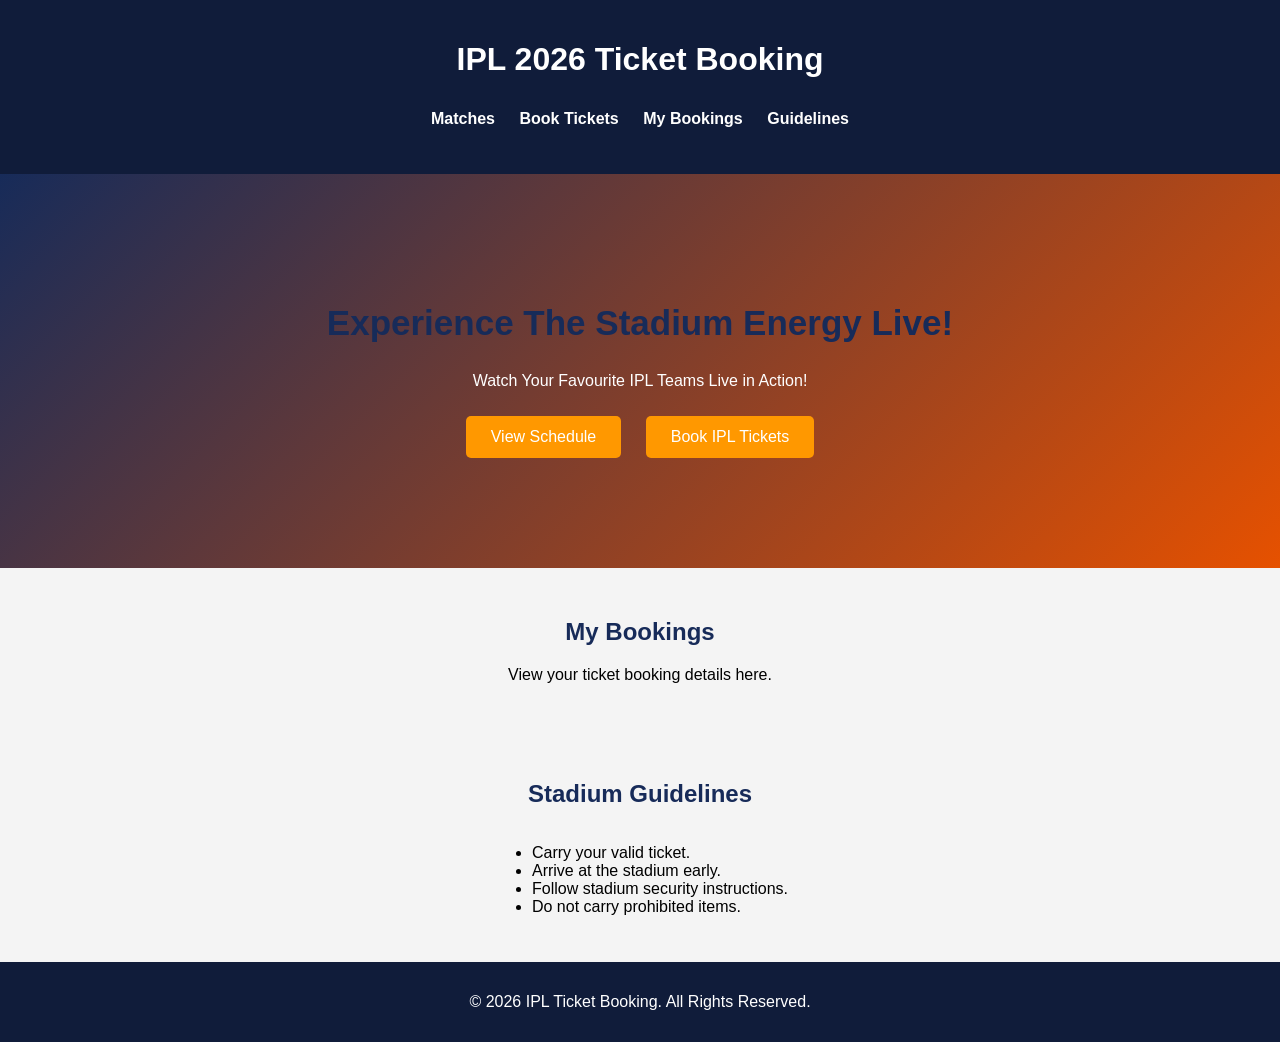
<file: index.html>
<!DOCTYPE html>
<html lang="en">

<head>
    <meta charset="UTF-8">
    <meta name="viewport" content="width=device-width, initial-scale=1.0">

    <title>IPL 2026 Ticket Booking</title>

    <style>
        body {
            margin: 0;
            font-family: Arial, sans-serif;
            background-color: #f4f4f4;
        }

        header {
            background-color: #101c3a;
            color: white;
            padding: 20px;
            text-align: center;
        }

        nav ul {
            list-style: none;
            padding: 0;
        }

        nav ul li {
            display: inline-block;
            margin: 10px;
        }

        nav a {
            color: white;
            text-decoration: none;
            font-weight: bold;
        }

        nav a:hover {
            color: orange;
        }

        .hero {
            background: linear-gradient(135deg, #172b59, #e65100);
            color: white;
            text-align: center;
            padding: 100px 20px;
        }

        .hero h2 {
            font-size: 35px;
        }

        button {
            background-color: #ff9800;
            color: white;
            border: none;
            padding: 12px 25px;
            margin: 10px;
            border-radius: 5px;
            cursor: pointer;
            font-size: 16px;
        }

        button:hover {
            background-color: #e65100;
        }

        section {
            padding: 30px;
            text-align: center;
        }

        section h2 {
            color: #172b59;
        }

        #guidelines ul {
            display: inline-block;
            text-align: left;
        }

        footer {
            background-color: #101c3a;
            color: white;
            text-align: center;
            padding: 15px;
        }
    </style>

</head>

<body>

    <header>

        <h1>IPL 2026 Ticket Booking</h1>

        <nav>
            <ul>
                <li><a href="#matches">Matches</a></li>
                <li><a href="booking.html">Book Tickets</a></li>
                <li><a href="#mybookings">My Bookings</a></li>
                <li><a href="#guidelines">Guidelines</a></li>
            </ul>
        </nav>

    </header>

    <main>

        <section class="hero" id="matches">

            <h2>Experience The Stadium Energy Live!</h2>

            <p>Watch Your Favourite IPL Teams Live in Action!</p>

            <button onclick="location.href='#matches'">
                View Schedule
            </button>

            <a href="booking.html">
                <button>Book IPL Tickets</button>
            </a>

        </section>

        <section id="mybookings">

            <h2>My Bookings</h2>

            <p>View your ticket booking details here.</p>

        </section>

        <section id="guidelines">

            <h2>Stadium Guidelines</h2>

            <ul>
                <li>Carry your valid ticket.</li>
                <li>Arrive at the stadium early.</li>
                <li>Follow stadium security instructions.</li>
                <li>Do not carry prohibited items.</li>
            </ul>

        </section>

    </main>

    <footer>

        <p>&copy; 2026 IPL Ticket Booking. All Rights Reserved.</p>

    </footer>

</body>
</html>
</file>
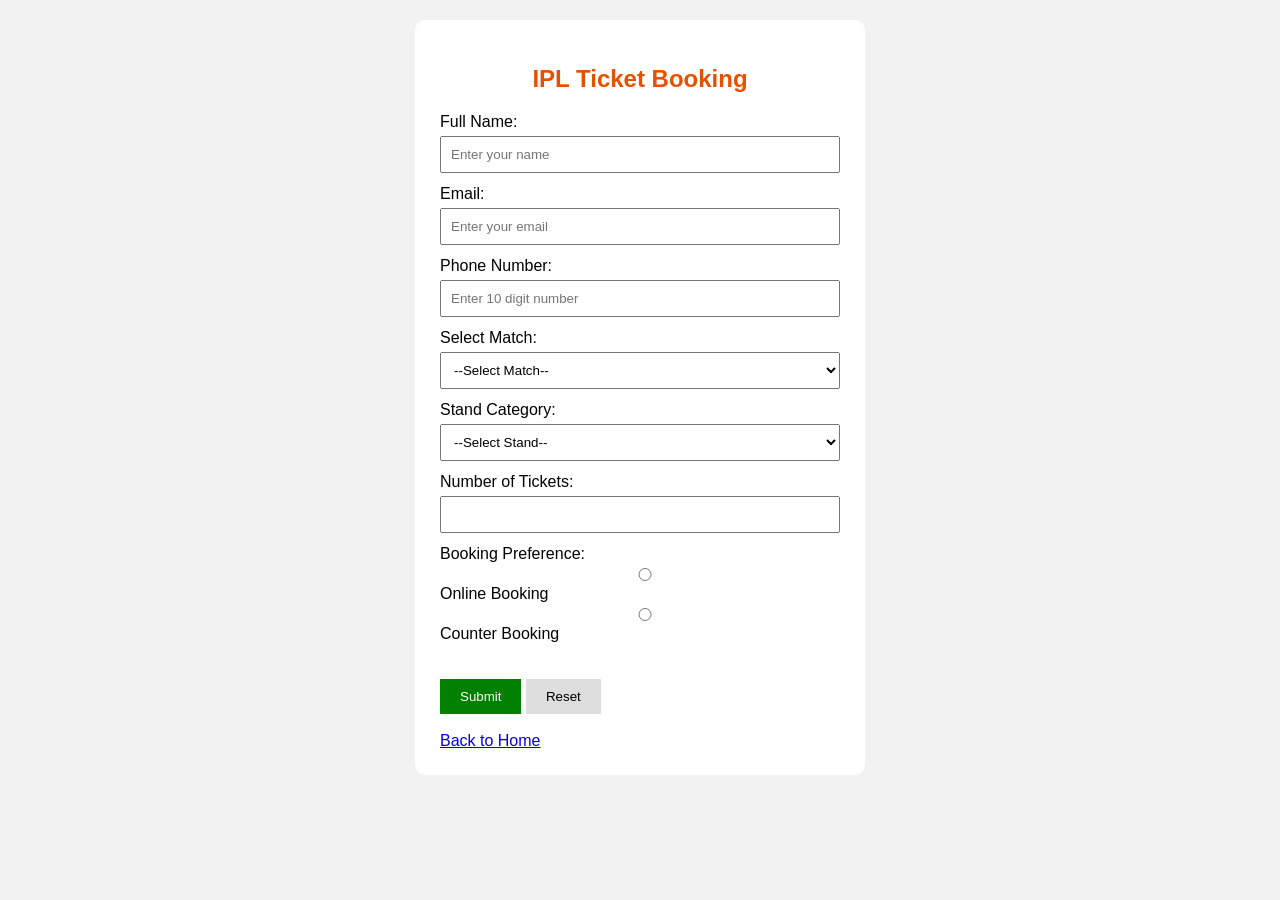
<file: booking.html>
<!DOCTYPE html>
<html>
<head>
    <title>IPL Ticket Booking</title>
    <style>
        body {
            font-family: Arial, sans-serif;
            background-color: #f2f2f2;
            margin: 0;
            padding: 20px;
        }

        .container {
            width: 400px;
            margin: auto;
            background: white;
            padding: 25px;
            border-radius: 10px;
        }

        h2 {
            text-align: center;
            color: #e65100;
        }

        label {
            display: block;
            margin-top: 12px;
        }

        input, select {
            width: 100%;
            padding: 9px;
            margin-top: 5px;
            box-sizing: border-box;
        }

        button {
            padding: 10px 20px;
            margin-top: 18px;
            cursor: pointer;
        }

        .submit {
            background: green;
            color: white;
            border: none;
        }

        .reset {
            background: #ddd;
            border: none;
        }
    </style>
</head>

<body>

<div class="container">

    <h2>IPL Ticket Booking</h2>

    <form action="#" method="get">

        <label>Full Name:</label>
        <input type="text" name="name"
        placeholder="Enter your name"
        minlength="3" maxlength="30" required>

        <label>Email:</label>
        <input type="email" name="email"
        placeholder="Enter your email" required>

        <label>Phone Number:</label>
        <input type="tel" name="phone"
        placeholder="Enter 10 digit number"
        pattern="[0-9]{10}"
        maxlength="10" required>

        <label>Select Match:</label>
        <select name="match" required>
            <option value="">--Select Match--</option>
            <option>RCB vs CSK</option>
            <option>MI vs KKR</option>
            <option>RCB vs MI</option>
            <option>CSK vs SRH</option>
        </select>

        <label>Stand Category:</label>
        <select name="stand" required>
            <option value="">--Select Stand--</option>
            <option>General Stand</option>
            <option>Premium Stand</option>
            <option>VIP Stand</option>
        </select>

        <label>Number of Tickets:</label>
        <input type="number" name="tickets"
        min="1" max="10" required>

        <label>Booking Preference:</label>
        <input type="radio" name="preference"
        value="Online" required> Online Booking

        <input type="radio" name="preference"
        value="Counter"> Counter Booking

        <br><br>

        <button type="submit" class="submit">
            Submit
        </button>

        <button type="reset" class="reset">
            Reset
        </button>

    </form>

    <br>
    <a href="index.html">Back to Home</a>

</div>

</body>
</html>
</file>
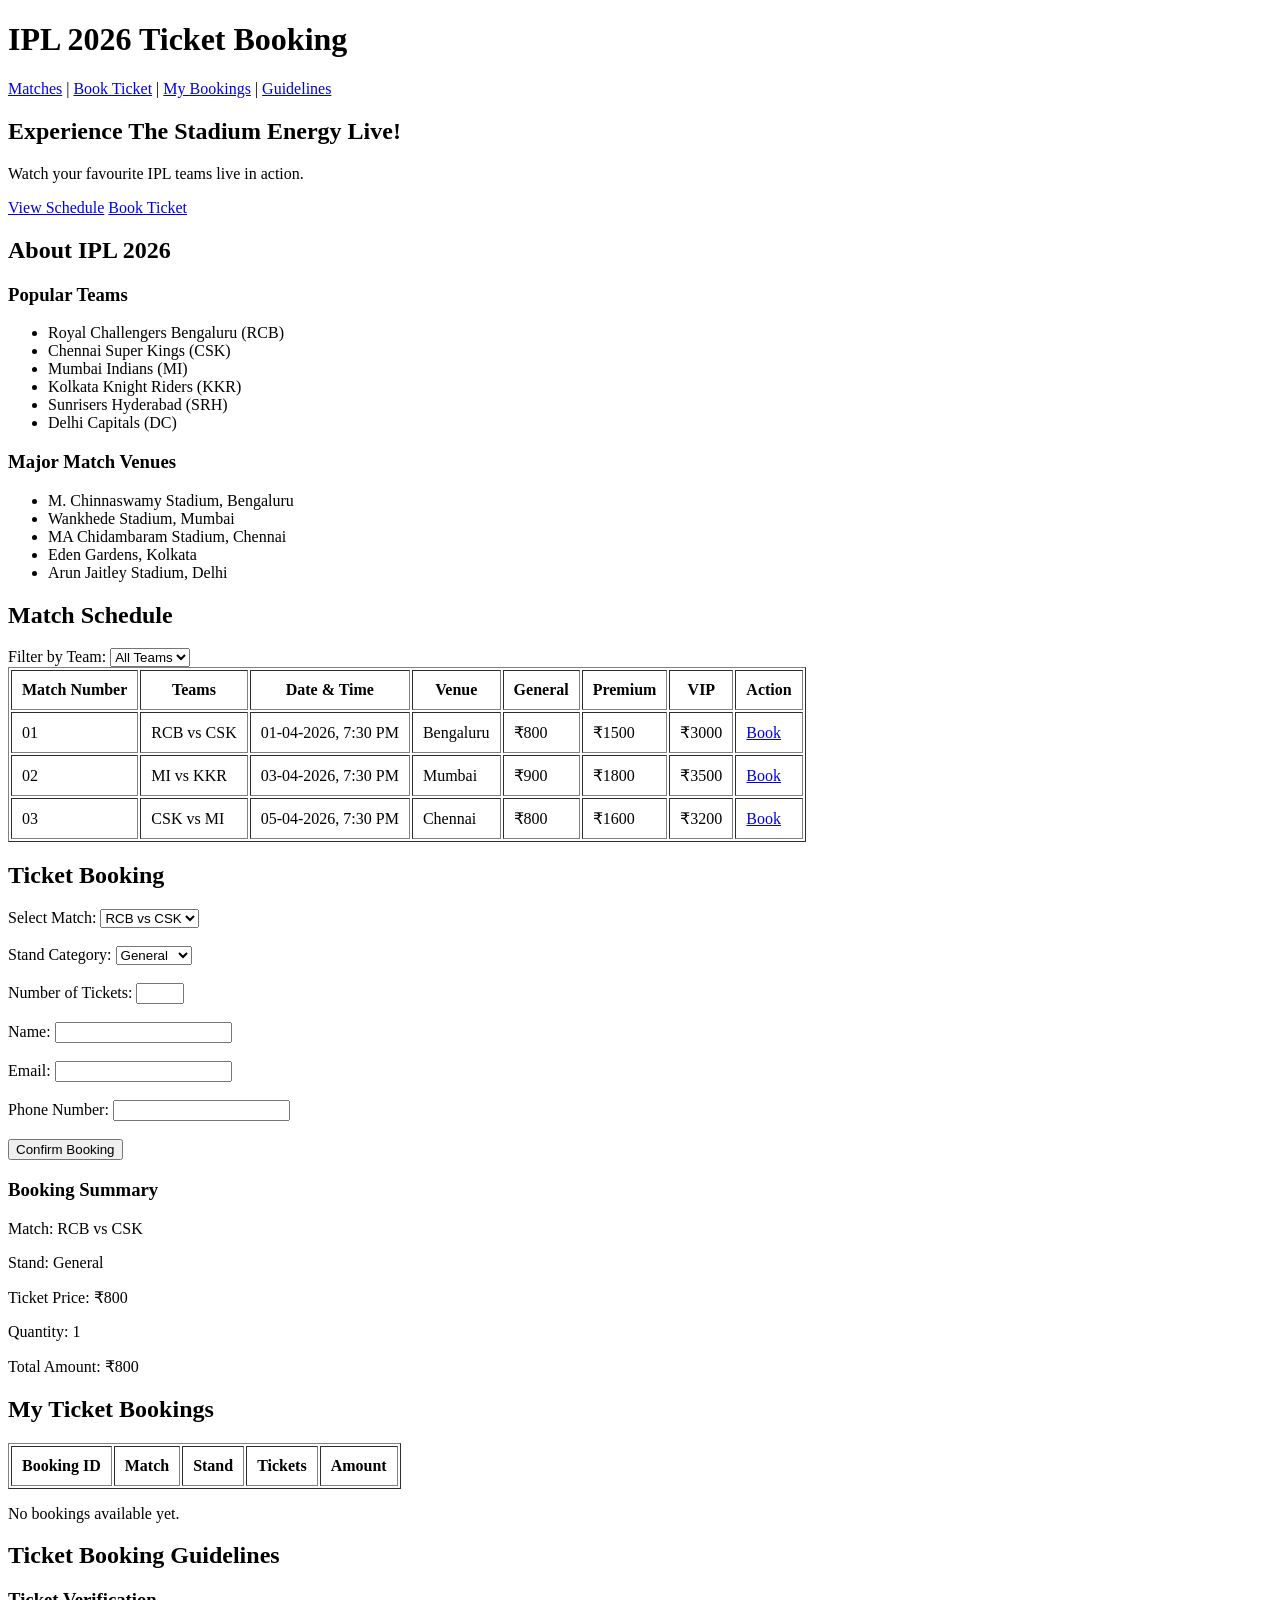
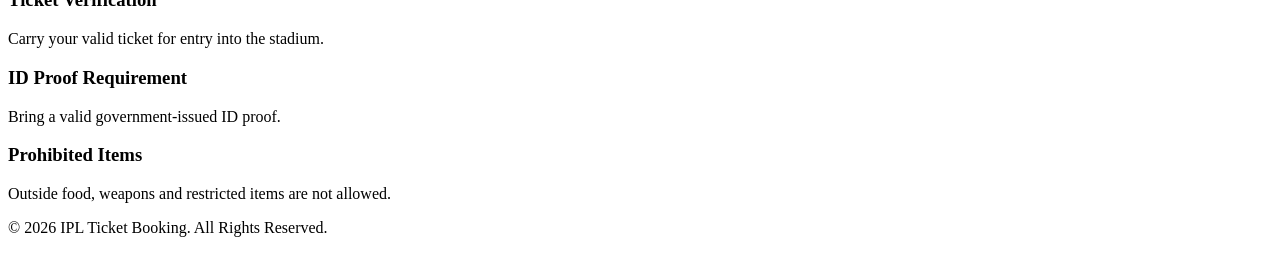
<file: ipl.html>
<!DOCTYPE html>
<html lang="en">
<head>
    <meta charset="UTF-8">
    <meta name="viewport" content="width=device-width, initial-scale=1.0">
    <title>IPL 2026 Ticket Booking</title>
</head>

<body>

    <!-- Navigation Bar -->
    <header>
        <h1>IPL 2026 Ticket Booking</h1>

        <nav>
            <a href="#matches">Matches</a> |
            <a href="#booking">Book Ticket</a> |
            <a href="#mybookings">My Bookings</a> |
            <a href="#guidelines">Guidelines</a>
        </nav>
    </header>

    <!-- Hero Section -->
    <section>
        <h2>Experience The Stadium Energy Live!</h2>
        <p>Watch your favourite IPL teams live in action.</p>

        <a href="#matches">View Schedule</a>
        <a href="#booking">Book Ticket</a>
    </section>

    <!-- About IPL -->
    <section id="about">
        <h2>About IPL 2026</h2>

        <h3>Popular Teams</h3>
        <ul>
            <li>Royal Challengers Bengaluru (RCB)</li>
            <li>Chennai Super Kings (CSK)</li>
            <li>Mumbai Indians (MI)</li>
            <li>Kolkata Knight Riders (KKR)</li>
            <li>Sunrisers Hyderabad (SRH)</li>
            <li>Delhi Capitals (DC)</li>
        </ul>

        <h3>Major Match Venues</h3>
        <ul>
            <li>M. Chinnaswamy Stadium, Bengaluru</li>
            <li>Wankhede Stadium, Mumbai</li>
            <li>MA Chidambaram Stadium, Chennai</li>
            <li>Eden Gardens, Kolkata</li>
            <li>Arun Jaitley Stadium, Delhi</li>
        </ul>
    </section>

    <!-- Match Schedule -->
    <section id="matches">
        <h2>Match Schedule</h2>

        <label for="teamFilter">Filter by Team:</label>
        <select id="teamFilter">
            <option value="all">All Teams</option>
            <option value="RCB">RCB</option>
            <option value="CSK">CSK</option>
            <option value="MI">MI</option>
            <option value="KKR">KKR</option>
        </select>

        <table border="1" cellpadding="10">
            <thead>
                <tr>
                    <th>Match Number</th>
                    <th>Teams</th>
                    <th>Date & Time</th>
                    <th>Venue</th>
                    <th>General</th>
                    <th>Premium</th>
                    <th>VIP</th>
                    <th>Action</th>
                </tr>
            </thead>

            <tbody>
                <tr>
                    <td>01</td>
                    <td>RCB vs CSK</td>
                    <td>01-04-2026, 7:30 PM</td>
                    <td>Bengaluru</td>
                    <td>₹800</td>
                    <td>₹1500</td>
                    <td>₹3000</td>
                    <td><a href="#booking">Book</a></td>
                </tr>

                <tr>
                    <td>02</td>
                    <td>MI vs KKR</td>
                    <td>03-04-2026, 7:30 PM</td>
                    <td>Mumbai</td>
                    <td>₹900</td>
                    <td>₹1800</td>
                    <td>₹3500</td>
                    <td><a href="#booking">Book</a></td>
                </tr>

                <tr>
                    <td>03</td>
                    <td>CSK vs MI</td>
                    <td>05-04-2026, 7:30 PM</td>
                    <td>Chennai</td>
                    <td>₹800</td>
                    <td>₹1600</td>
                    <td>₹3200</td>
                    <td><a href="#booking">Book</a></td>
                </tr>
            </tbody>
        </table>
    </section>

    <!-- Ticket Booking Form -->
    <section id="booking">
        <h2>Ticket Booking</h2>

        <form>
            <label for="match">Select Match:</label>
            <select id="match" name="match">
                <option>RCB vs CSK</option>
                <option>MI vs KKR</option>
                <option>CSK vs MI</option>
            </select>

            <br><br>

            <label for="stand">Stand Category:</label>
            <select id="stand" name="stand">
                <option>General</option>
                <option>Premium</option>
                <option>VIP</option>
            </select>

            <br><br>

            <label for="quantity">Number of Tickets:</label>
            <input type="number" id="quantity"
                   name="quantity" min="1" max="10">

            <br><br>

            <label for="name">Name:</label>
            <input type="text" id="name" name="name">

            <br><br>

            <label for="email">Email:</label>
            <input type="email" id="email" name="email">

            <br><br>

            <label for="phone">Phone Number:</label>
            <input type="tel" id="phone" name="phone">

            <br><br>

            <button type="submit">Confirm Booking</button>
        </form>

        <!-- Booking Summary -->
        <aside>
            <h3>Booking Summary</h3>
            <p>Match: RCB vs CSK</p>
            <p>Stand: General</p>
            <p>Ticket Price: ₹800</p>
            <p>Quantity: 1</p>
            <p>Total Amount: ₹800</p>
        </aside>
    </section>

    <!-- My Bookings -->
    <section id="mybookings">
        <h2>My Ticket Bookings</h2>

        <table border="1" cellpadding="10">
            <tr>
                <th>Booking ID</th>
                <th>Match</th>
                <th>Stand</th>
                <th>Tickets</th>
                <th>Amount</th>
            </tr>
        </table>

        <p>No bookings available yet.</p>
    </section>

    <!-- Guidelines -->
    <section id="guidelines">
        <h2>Ticket Booking Guidelines</h2>

        <article>
            <h3>Ticket Verification</h3>
            <p>Carry your valid ticket for entry into the stadium.</p>
        </article>

        <article>
            <h3>ID Proof Requirement</h3>
            <p>Bring a valid government-issued ID proof.</p>
        </article>

        <article>
            <h3>Prohibited Items</h3>
            <p>Outside food, weapons and restricted items are not allowed.</p>
        </article>
    </section>

    <!-- Footer -->
    <footer>
        <p>&copy; 2026 IPL Ticket Booking. All Rights Reserved.</p>
    </footer>

</body>
</html>
</file>
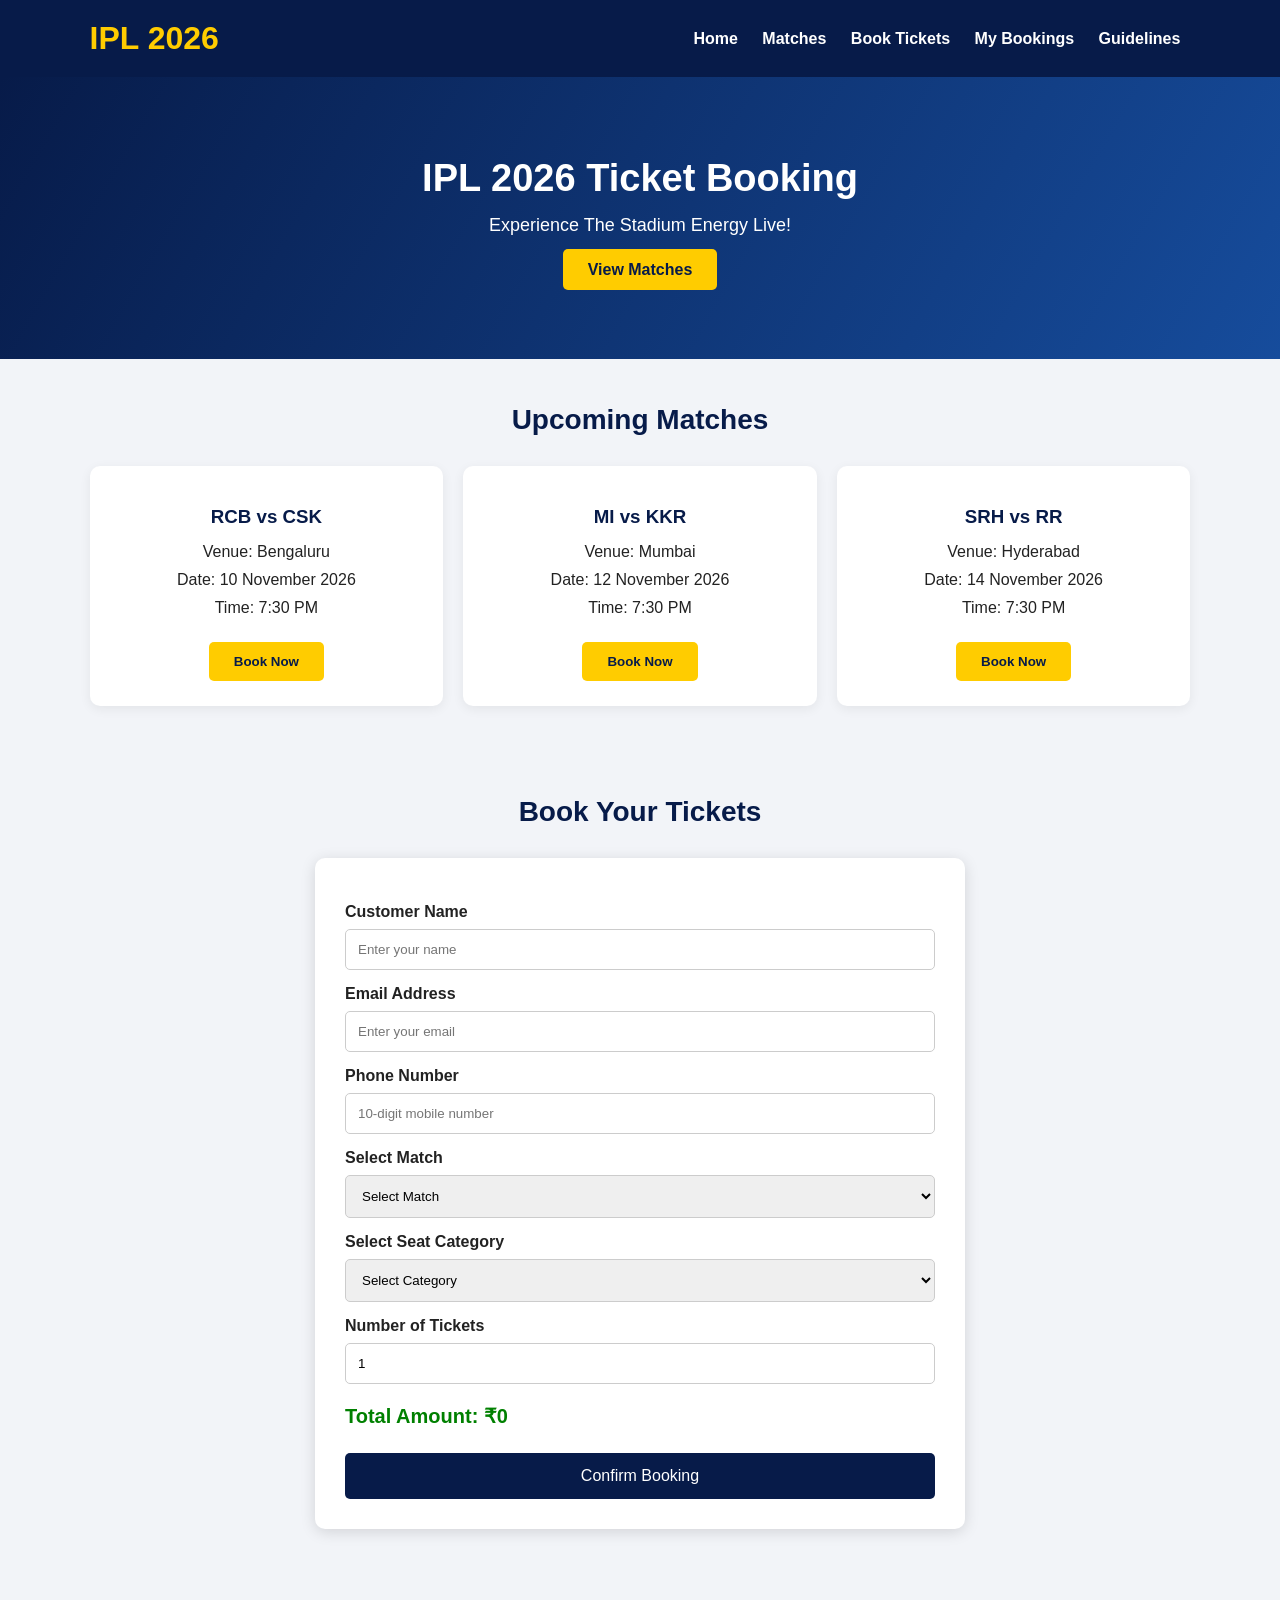
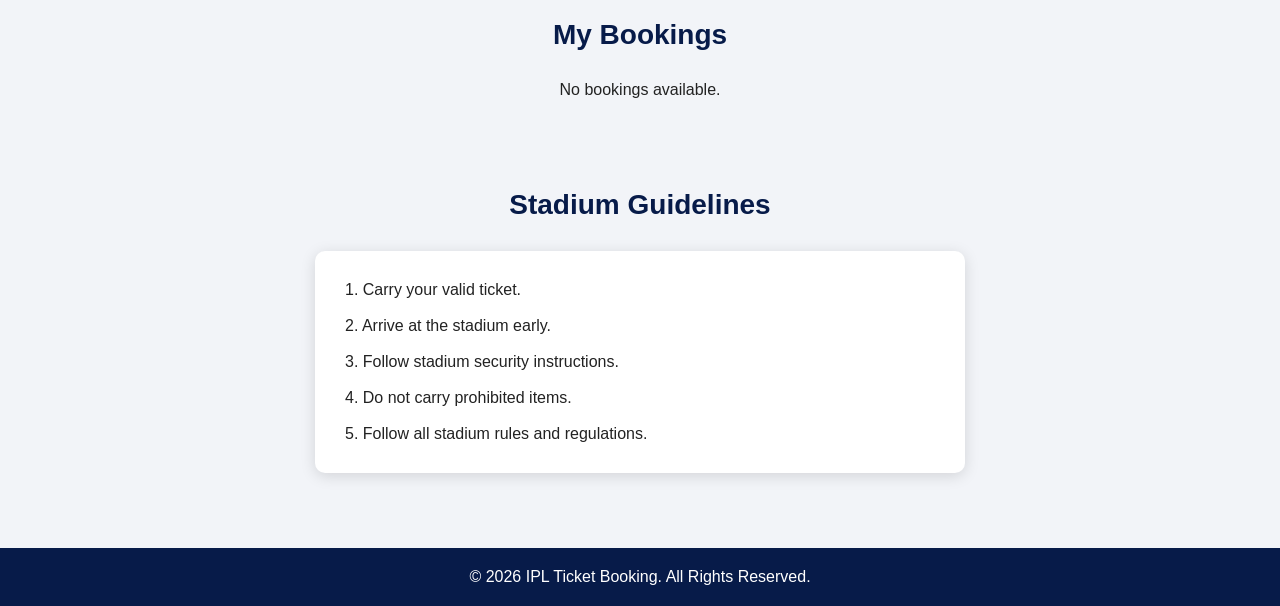
<file: ticket.html>
<!DOCTYPE html>
<html lang="en">
<head>
<meta charset="UTF-8">
<meta name="viewport" content="width=device-width, initial-scale=1.0">

<title>IPL 2026 Ticket Booking</title>

<style>
* {
    margin: 0;
    padding: 0;
    box-sizing: border-box;
    font-family: Arial, sans-serif;
}

body {
    background: #f2f4f8;
    color: #222;
}

/* HEADER */

header {
    background: #071b49;
    color: white;
    padding: 20px 7%;
    display: flex;
    justify-content: space-between;
    align-items: center;
    flex-wrap: wrap;
}

header h1 {
    color: #ffcc00;
}

nav a {
    color: white;
    text-decoration: none;
    margin: 10px;
    font-weight: bold;
}

nav a:hover {
    color: #ffcc00;
}

/* HERO */

.hero {
    background: linear-gradient(120deg, #071b49, #164c9c);
    color: white;
    text-align: center;
    padding: 80px 20px;
}

.hero h2 {
    font-size: 38px;
    margin-bottom: 15px;
}

.hero p {
    font-size: 18px;
    margin-bottom: 25px;
}

.btn {
    background: #ffcc00;
    color: #071b49;
    padding: 12px 25px;
    border: none;
    border-radius: 5px;
    cursor: pointer;
    font-weight: bold;
    text-decoration: none;
}

.btn:hover {
    background: orange;
}

/* SECTIONS */

section {
    padding: 45px 7%;
}

.section-title {
    text-align: center;
    margin-bottom: 30px;
    color: #071b49;
    font-size: 28px;
}

/* MATCHES */

.matches {
    display: grid;
    grid-template-columns: repeat(auto-fit, minmax(230px, 1fr));
    gap: 20px;
}

.match-card {
    background: white;
    padding: 25px;
    border-radius: 10px;
    text-align: center;
    box-shadow: 0 3px 12px #0001;
}

.match-card h3 {
    color: #071b49;
    margin: 15px 0;
}

.match-card p {
    margin: 10px 0;
}

.match-card button {
    margin-top: 15px;
}

/* BOOKING FORM */

.booking-box {
    max-width: 650px;
    margin: auto;
    background: white;
    padding: 30px;
    border-radius: 10px;
    box-shadow: 0 3px 15px #0002;
}

.booking-box label {
    display: block;
    margin-top: 15px;
    font-weight: bold;
}

.booking-box input,
.booking-box select {
    width: 100%;
    padding: 12px;
    margin-top: 8px;
    border: 1px solid #ccc;
    border-radius: 5px;
}

.booking-box button {
    margin-top: 25px;
    width: 100%;
    padding: 14px;
    background: #071b49;
    color: white;
    border: none;
    border-radius: 5px;
    cursor: pointer;
    font-size: 16px;
}

.booking-box button:hover {
    background: #164c9c;
}

#total {
    margin-top: 20px;
    font-size: 20px;
    font-weight: bold;
    color: green;
}

/* CONFIRMATION */

#confirmation {
    display: none;
    max-width: 650px;
    margin: 30px auto;
    padding: 25px;
    background: #e2ffe9;
    border: 1px solid green;
    border-radius: 10px;
    line-height: 2;
}

/* MY BOOKINGS */

.booking-item {
    background: white;
    padding: 20px;
    margin: 15px auto;
    max-width: 650px;
    border-radius: 8px;
    box-shadow: 0 2px 8px #0001;
}

.booking-item h3 {
    color: #071b49;
}

/* FOOTER */

footer {
    background: #071b49;
    color: white;
    text-align: center;
    padding: 20px;
    margin-top: 30px;
}

@media(max-width: 600px) {
    header {
        flex-direction: column;
        gap: 15px;
    }

    nav {
        text-align: center;
    }

    .hero h2 {
        font-size: 28px;
    }
}
</style>
</head>

<body>

<!-- HEADER -->

<header>
    <h1>IPL 2026</h1>

    <nav>
        <a href="#home">Home</a>
        <a href="#matches">Matches</a>
        <a href="#book">Book Tickets</a>
        <a href="#mybookings">My Bookings</a>
        <a href="#guidelines">Guidelines</a>
    </nav>
</header>

<!-- HOME -->

<div class="hero" id="home">
    <h2>IPL 2026 Ticket Booking</h2>
    <p>Experience The Stadium Energy Live!</p>
    <a href="#matches" class="btn">View Matches</a>
</div>

<!-- MATCHES -->

<section id="matches">

    <h2 class="section-title">Upcoming Matches</h2>

    <div class="matches">

        <div class="match-card">
            <h3>RCB vs CSK</h3>
            <p>Venue: Bengaluru</p>
            <p>Date: 10 November 2026</p>
            <p>Time: 7:30 PM</p>
            <button class="btn" onclick="selectMatch('RCB vs CSK')">
                Book Now
            </button>
        </div>

        <div class="match-card">
            <h3>MI vs KKR</h3>
            <p>Venue: Mumbai</p>
            <p>Date: 12 November 2026</p>
            <p>Time: 7:30 PM</p>
            <button class="btn" onclick="selectMatch('MI vs KKR')">
                Book Now
            </button>
        </div>

        <div class="match-card">
            <h3>SRH vs RR</h3>
            <p>Venue: Hyderabad</p>
            <p>Date: 14 November 2026</p>
            <p>Time: 7:30 PM</p>
            <button class="btn" onclick="selectMatch('SRH vs RR')">
                Book Now
            </button>
        </div>

    </div>

</section>

<!-- BOOKING -->

<section id="book">

    <h2 class="section-title">Book Your Tickets</h2>

    <div class="booking-box">

        <form id="bookingForm">

            <label>Customer Name</label>
            <input type="text" id="customerName"
                   placeholder="Enter your name" required>

            <label>Email Address</label>
            <input type="email" id="email"
                   placeholder="Enter your email" required>

            <label>Phone Number</label>
            <input type="tel" id="phone"
                   placeholder="10-digit mobile number"
                   pattern="[0-9]{10}" required>

            <label>Select Match</label>
            <select id="match" required>
                <option value="">Select Match</option>
                <option value="RCB vs CSK">RCB vs CSK</option>
                <option value="MI vs KKR">MI vs KKR</option>
                <option value="SRH vs RR">SRH vs RR</option>
            </select>

            <label>Select Seat Category</label>
            <select id="category" required>
                <option value="">Select Category</option>
                <option value="General">General - ₹500</option>
                <option value="Premium">Premium - ₹1500</option>
                <option value="VIP">VIP - ₹3000</option>
            </select>

            <label>Number of Tickets</label>
            <input type="number" id="quantity"
                   min="1" max="10" value="1" required>

            <div id="total">
                Total Amount: ₹0
            </div>

            <button type="submit">Confirm Booking</button>

        </form>

    </div>

    <!-- CONFIRMATION -->

    <div id="confirmation"></div>

</section>

<!-- MY BOOKINGS -->

<section id="mybookings">

    <h2 class="section-title">My Bookings</h2>

    <div id="bookingList">
        <p style="text-align:center">
            No bookings available.
        </p>
    </div>

</section>

<!-- GUIDELINES -->

<section id="guidelines">

    <h2 class="section-title">Stadium Guidelines</h2>

    <div class="booking-box">

        <p>1. Carry your valid ticket.</p><br>

        <p>2. Arrive at the stadium early.</p><br>

        <p>3. Follow stadium security instructions.</p><br>

        <p>4. Do not carry prohibited items.</p><br>

        <p>5. Follow all stadium rules and regulations.</p>

    </div>

</section>

<!-- FOOTER -->

<footer>
    <p>© 2026 IPL Ticket Booking. All Rights Reserved.</p>
</footer>

<!-- JAVASCRIPT -->

<script>

// TICKET PRICES

const prices = {
    General: 500,
    Premium: 1500,
    VIP: 3000
};

// SELECT MATCH

function selectMatch(matchName) {
    document.getElementById("match").value = matchName;

    document.getElementById("book").scrollIntoView({
        behavior: "smooth"
    });
}

// CALCULATE TOTAL

function calculateTotal() {

    const category = document.getElementById("category").value;

    const quantity = Number(
        document.getElementById("quantity").value
    );

    const price = prices[category] || 0;

    const total = price * quantity;

    document.getElementById("total").innerText =
        "Total Amount: ₹" + total.toLocaleString("en-IN");
}

document.getElementById("category").addEventListener(
    "change", calculateTotal
);

document.getElementById("quantity").addEventListener(
    "input", calculateTotal
);

// LOAD BOOKINGS

function getBookings() {
    return JSON.parse(
        localStorage.getItem("iplBookings") || "[]"
    );
}

// CONFIRM BOOKING

document.getElementById("bookingForm").addEventListener(
    "submit", function(event) {

    event.preventDefault();

    const name = document.getElementById("customerName").value;
    const email = document.getElementById("email").value;
    const phone = document.getElementById("phone").value;
    const match = document.getElementById("match").value;
    const category = document.getElementById("category").value;
    const quantity = Number(document.getElementById("quantity").value);

    if (!prices[category] || quantity < 1 || quantity > 10) {
        alert("Please select valid ticket details.");
        return;
    }

    const total = prices[category] * quantity;

    const booking = {
        id: "IPL" + Date.now(),
        name: name,
        email: email,
        phone: phone,
        match: match,
        category: category,
        quantity: quantity,
        total: total,
        date: new Date().toLocaleString()
    };

    const bookings = getBookings();

    bookings.push(booking);

    localStorage.setItem(
        "iplBookings",
        JSON.stringify(bookings)
    );

    // DISPLAY CONFIRMATION

    document.getElementById("confirmation").style.display = "block";

    document.getElementById("confirmation").innerHTML = `
        <h2>Booking Successful!</h2>
        <p><b>Booking ID:</b> ${booking.id}</p>
        <p><b>Name:</b> ${booking.name}</p>
        <p><b>Match:</b> ${booking.match}</p>
        <p><b>Category:</b> ${booking.category}</p>
        <p><b>Tickets:</b> ${booking.quantity}</p>
        <p><b>Total Amount:</b> ₹${booking.total.toLocaleString("en-IN")}</p>
        <p><b>Date:</b> ${booking.date}</p>
        <p>Demo booking confirmed successfully!</p>
    `;

    this.reset();

    calculateTotal();

    displayBookings();

    document.getElementById("confirmation").scrollIntoView({
        behavior: "smooth"
    });

});

// DISPLAY ALL BOOKINGS

function displayBookings() {

    const bookings = getBookings();

    const list = document.getElementById("bookingList");

    if (bookings.length === 0) {
        list.innerHTML =
            "<p style='text-align:center'>No bookings available.</p>";
        return;
    }

    list.innerHTML = bookings.map(booking => `
        <div class="booking-item">
            <h3>Booking Details</h3>
            <p><b>Booking ID:</b> ${booking.id}</p>
            <p><b>Name:</b> ${booking.name}</p>
            <p><b>Match:</b> ${booking.match}</p>
            <p><b>Seat:</b> ${booking.category}</p>
            <p><b>Tickets:</b> ${booking.quantity}</p>
            <p><b>Total:</b> ₹${booking.total.toLocaleString("en-IN")}</p>
            <p><b>Booking Date:</b> ${booking.date}</p>
        </div>
    `).join("");
}

// INITIALIZE PAGE

displayBookings();
calculateTotal();

</script>

</body>
</html>
</file>
